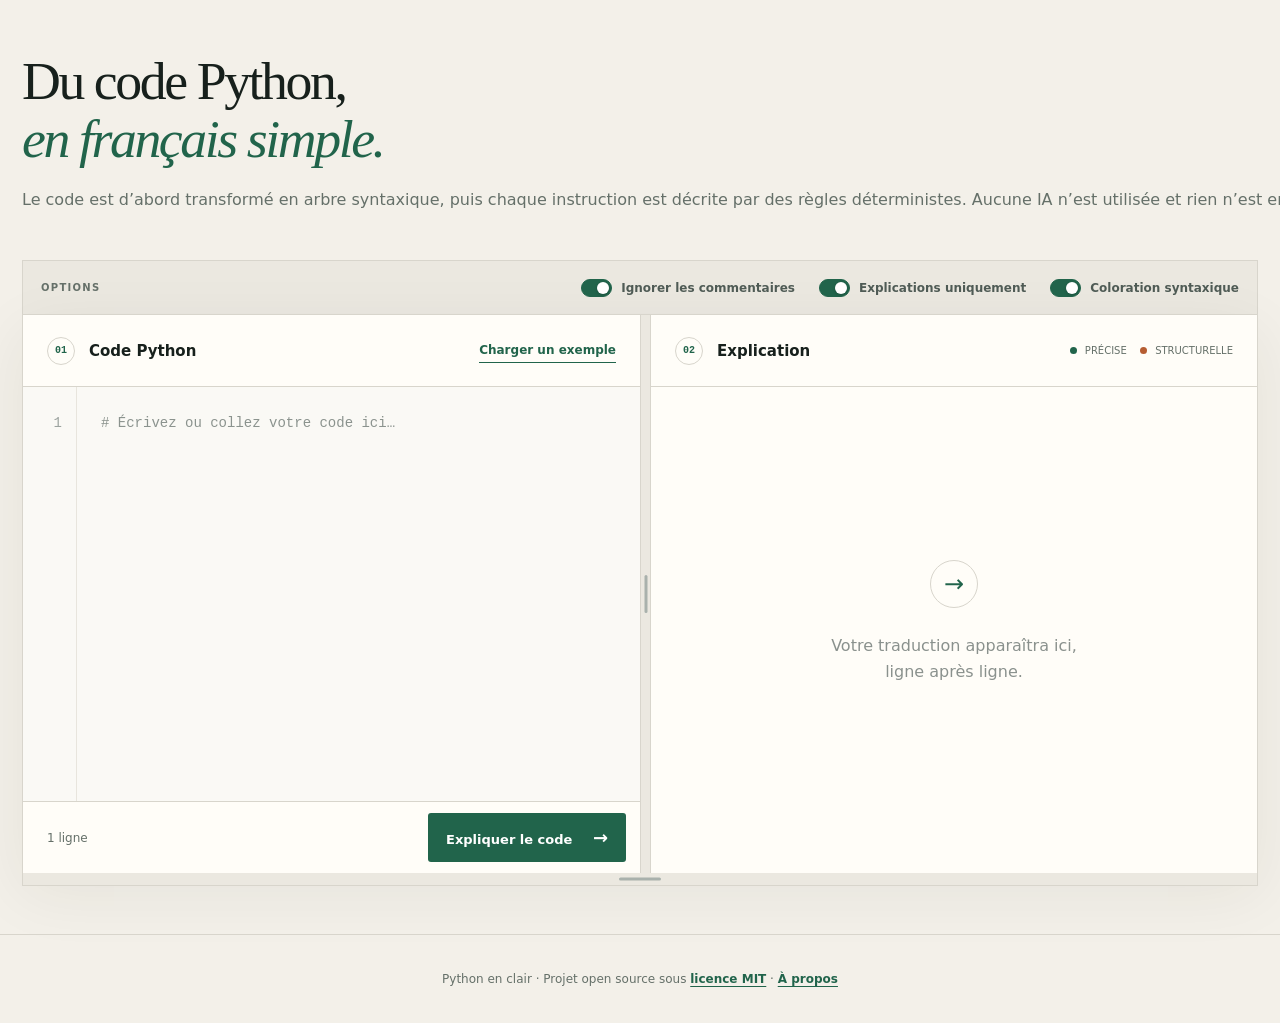
<file: index.html>
<!doctype html>
<html lang="fr">
<head>
  <meta charset="utf-8">
  <meta name="viewport" content="width=device-width, initial-scale=1">
  <meta name="description" content="Traducteur pédagogique et déterministe de code Python en français.">
  <title>Python en clair</title>
  <link rel="stylesheet" href="styles.css?v=20260812-v4-5">
</head>
<body>
  <main>
    <section class="intro">
      <h1>Du code Python,<br><em>en français simple.</em></h1>
      <p class="subtitle">Le code est d’abord transformé en arbre syntaxique, puis chaque instruction est décrite par des règles déterministes. Aucune IA n’est utilisée et rien n’est envoyé sur Internet.</p>
    </section>

    <div class="settings-bar" aria-label="Options d’affichage">
      <span class="settings-title">Options</span>
      <label class="toggle-option">
        <input id="ignoreComments" type="checkbox" checked>
        <span class="toggle" aria-hidden="true"></span>
        <span>Ignorer les commentaires</span>
      </label>
      <label class="toggle-option">
        <input id="explanationsOnly" type="checkbox" checked>
        <span class="toggle" aria-hidden="true"></span>
        <span>Explications uniquement</span>
      </label>
      <label class="toggle-option">
        <input id="syntaxColoring" type="checkbox" checked>
        <span class="toggle" aria-hidden="true"></span>
        <span>Coloration syntaxique</span>
      </label>
    </div>

    <section id="workspace" class="workspace" aria-label="Traducteur Python">
      <div class="panel editor-panel">
        <div class="panel-head">
          <div>
            <span class="step">01</span>
            <h2>Code Python</h2>
          </div>
          <button id="exampleBtn" class="text-btn" type="button">Charger un exemple</button>
        </div>
        <div class="editor-wrap">
          <pre id="lineNumbers" aria-hidden="true">1</pre>
          <pre id="codeHighlight" class="code-highlight" aria-hidden="true"></pre>
          <textarea id="codeInput" wrap="off" spellcheck="false" aria-label="Code Python à expliquer" placeholder="# Écrivez ou collez votre code ici…"></textarea>
        </div>
        <div class="editor-footer">
          <span id="lineCount">1 ligne</span>
          <button id="analyzeBtn" class="primary-btn" type="button">Expliquer le code <span>→</span></button>
        </div>
      </div>

      <div id="panelDivider" class="panel-divider" role="separator" aria-label="Redimensionner les panneaux" aria-orientation="vertical" aria-valuemin="25" aria-valuemax="75" aria-valuenow="50" tabindex="0"><span aria-hidden="true"></span></div>

      <div class="panel result-panel">
        <div class="panel-head">
          <div>
            <span class="step">02</span>
            <h2>Explication</h2>
          </div>
          <div class="legend"><span class="dot exact"></span> précise <span class="dot generic"></span> structurelle</div>
        </div>
        <div id="results" class="results" aria-live="polite">
          <div class="empty-state">
            <div class="empty-mark">→</div>
            <p>Votre traduction apparaîtra ici,<br>ligne après ligne.</p>
          </div>
        </div>
        <div id="analysisSummary" class="analysis-summary" aria-live="polite" hidden></div>
      </div>
    </section>
    <div id="heightDivider" class="height-divider" role="separator" aria-label="Redimensionner la hauteur des panneaux" aria-orientation="horizontal" aria-valuemin="360" aria-valuemax="1200" aria-valuenow="560" tabindex="0"><span aria-hidden="true"></span></div>

  </main>

  <footer>
    <p>Python en clair · Projet open source sous <a href="licence.html">licence MIT</a> · <a href="a-propos.html">À propos</a></p>
  </footer>
  <script src="parser.bundle.js?v=20260811"></script>
  <script src="traductions/traductions-data.js?v=20260812-v4-8"></script>
  <script src="traductions/traductions.numpy-data.js?v=20260812-audit500"></script>
  <script src="traductions/traductions.matplotlib-data.js?v=20260811"></script>
  <script src="traductions/traductions.pandas-data.js?v=20260812-audit500"></script>
  <script src="traductions/traductions.scipy-data.js?v=20260812-audit500"></script>
  <script src="traductions/traductions.seaborn-data.js?v=20260811"></script>
  <script src="traductions/traductions.sklearn-data.js?v=20260812-audit500"></script>
  <script src="traductions/traductions.requests-data.js?v=20260811"></script>
  <script src="traductions/traductions.statsmodels-data.js?v=20260811"></script>
  <script src="traductions/traductions.plotly-data.js?v=20260811"></script>
  <script src="traductions/traductions.pillow-data.js?v=20260812"></script>
  <script src="regles-semantiques.js?v=20260812"></script>
  <script src="app.js?v=20260812-v4-14"></script>
</body>
</html>
</file>
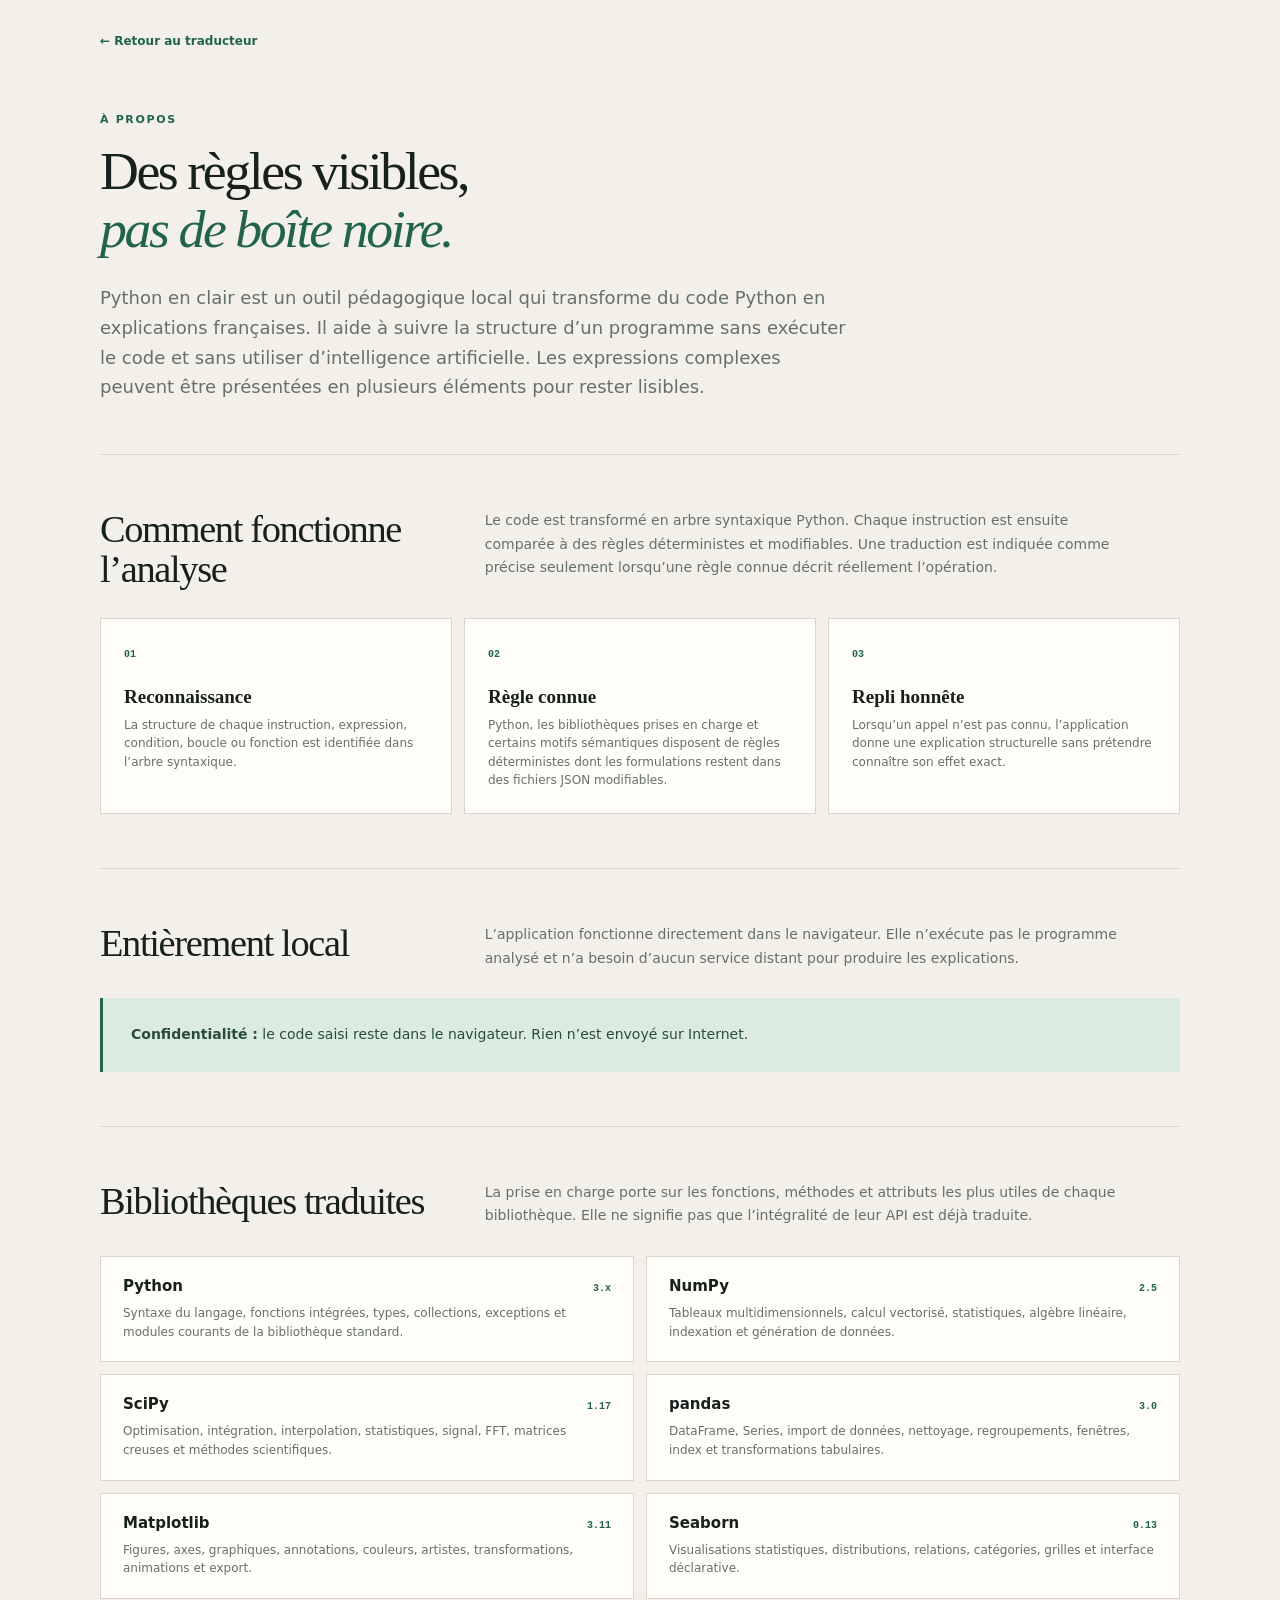
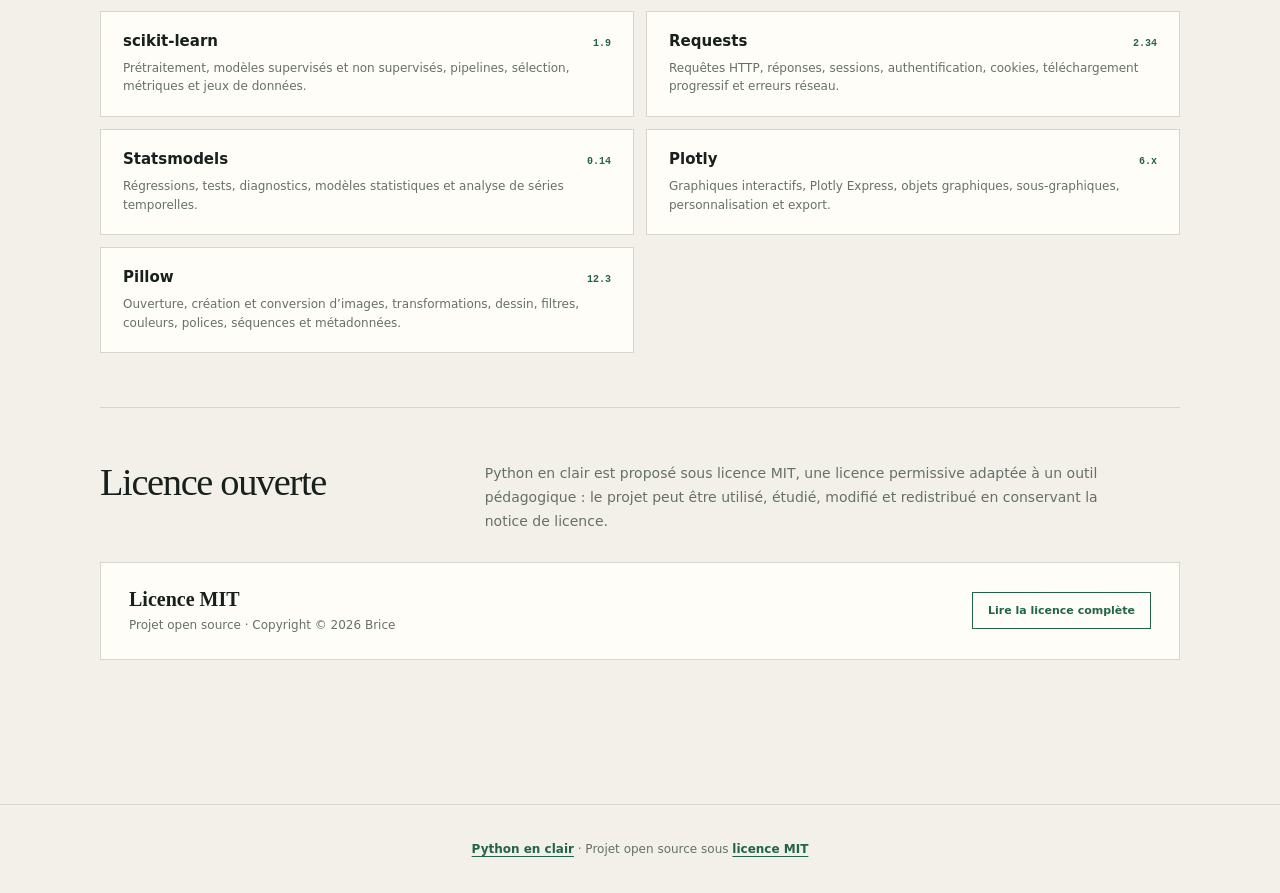
<file: a-propos.html>
<!doctype html>
<html lang="fr">
<head>
  <meta charset="utf-8">
  <meta name="viewport" content="width=device-width, initial-scale=1">
  <meta name="description" content="Méthode, confidentialité et bibliothèques prises en charge par Python en clair.">
  <title>À propos · Python en clair</title>
  <link rel="stylesheet" href="styles.css?v=20260811-5">
</head>
<body>
  <main class="about-main">
    <nav class="about-top" aria-label="Navigation principale">
      <a class="back-link" href="index.html">← Retour au traducteur</a>
    </nav>

    <header class="about-hero">
      <p class="eyebrow">À propos</p>
      <h1>Des règles visibles,<br><em>pas de boîte noire.</em></h1>
      <p class="about-lead">Python en clair est un outil pédagogique local qui transforme du code Python en explications françaises. Il aide à suivre la structure d’un programme sans exécuter le code et sans utiliser d’intelligence artificielle. Les expressions complexes peuvent être présentées en plusieurs éléments pour rester lisibles.</p>
    </header>

    <section class="about-section" aria-labelledby="method-title">
      <div class="about-section-head">
        <h2 id="method-title">Comment fonctionne l’analyse</h2>
        <p>Le code est transformé en arbre syntaxique Python. Chaque instruction est ensuite comparée à des règles déterministes et modifiables. Une traduction est indiquée comme précise seulement lorsqu’une règle connue décrit réellement l’opération.</p>
      </div>
      <div class="method-grid">
        <article class="method-card">
          <span class="method-number">01</span>
          <h3>Reconnaissance</h3>
          <p>La structure de chaque instruction, expression, condition, boucle ou fonction est identifiée dans l’arbre syntaxique.</p>
        </article>
        <article class="method-card">
          <span class="method-number">02</span>
          <h3>Règle connue</h3>
          <p>Python, les bibliothèques prises en charge et certains motifs sémantiques disposent de règles déterministes dont les formulations restent dans des fichiers JSON modifiables.</p>
        </article>
        <article class="method-card">
          <span class="method-number">03</span>
          <h3>Repli honnête</h3>
          <p>Lorsqu’un appel n’est pas connu, l’application donne une explication structurelle sans prétendre connaître son effet exact.</p>
        </article>
      </div>
    </section>

    <section class="about-section" aria-labelledby="privacy-title">
      <div class="about-section-head">
        <h2 id="privacy-title">Entièrement local</h2>
        <p>L’application fonctionne directement dans le navigateur. Elle n’exécute pas le programme analysé et n’a besoin d’aucun service distant pour produire les explications.</p>
      </div>
      <div class="privacy-note"><strong>Confidentialité :</strong> le code saisi reste dans le navigateur. Rien n’est envoyé sur Internet.</div>
    </section>

    <section class="about-section" aria-labelledby="libraries-title">
      <div class="about-section-head">
        <h2 id="libraries-title">Bibliothèques traduites</h2>
        <p>La prise en charge porte sur les fonctions, méthodes et attributs les plus utiles de chaque bibliothèque. Elle ne signifie pas que l’intégralité de leur API est déjà traduite.</p>
      </div>
      <div class="library-grid">
        <article class="library-card"><div class="library-card-head"><h3>Python</h3><span class="library-version">3.x</span></div><p>Syntaxe du langage, fonctions intégrées, types, collections, exceptions et modules courants de la bibliothèque standard.</p></article>
        <article class="library-card"><div class="library-card-head"><h3>NumPy</h3><span class="library-version">2.5</span></div><p>Tableaux multidimensionnels, calcul vectorisé, statistiques, algèbre linéaire, indexation et génération de données.</p></article>
        <article class="library-card"><div class="library-card-head"><h3>SciPy</h3><span class="library-version">1.17</span></div><p>Optimisation, intégration, interpolation, statistiques, signal, FFT, matrices creuses et méthodes scientifiques.</p></article>
        <article class="library-card"><div class="library-card-head"><h3>pandas</h3><span class="library-version">3.0</span></div><p>DataFrame, Series, import de données, nettoyage, regroupements, fenêtres, index et transformations tabulaires.</p></article>
        <article class="library-card"><div class="library-card-head"><h3>Matplotlib</h3><span class="library-version">3.11</span></div><p>Figures, axes, graphiques, annotations, couleurs, artistes, transformations, animations et export.</p></article>
        <article class="library-card"><div class="library-card-head"><h3>Seaborn</h3><span class="library-version">0.13</span></div><p>Visualisations statistiques, distributions, relations, catégories, grilles et interface déclarative.</p></article>
        <article class="library-card"><div class="library-card-head"><h3>scikit-learn</h3><span class="library-version">1.9</span></div><p>Prétraitement, modèles supervisés et non supervisés, pipelines, sélection, métriques et jeux de données.</p></article>
        <article class="library-card"><div class="library-card-head"><h3>Requests</h3><span class="library-version">2.34</span></div><p>Requêtes HTTP, réponses, sessions, authentification, cookies, téléchargement progressif et erreurs réseau.</p></article>
        <article class="library-card"><div class="library-card-head"><h3>Statsmodels</h3><span class="library-version">0.14</span></div><p>Régressions, tests, diagnostics, modèles statistiques et analyse de séries temporelles.</p></article>
        <article class="library-card"><div class="library-card-head"><h3>Plotly</h3><span class="library-version">6.x</span></div><p>Graphiques interactifs, Plotly Express, objets graphiques, sous-graphiques, personnalisation et export.</p></article>
        <article class="library-card"><div class="library-card-head"><h3>Pillow</h3><span class="library-version">12.3</span></div><p>Ouverture, création et conversion d’images, transformations, dessin, filtres, couleurs, polices, séquences et métadonnées.</p></article>
      </div>
    </section>

    <section class="about-section" aria-labelledby="license-title">
      <div class="about-section-head">
        <h2 id="license-title">Licence ouverte</h2>
        <p>Python en clair est proposé sous licence MIT, une licence permissive adaptée à un outil pédagogique : le projet peut être utilisé, étudié, modifié et redistribué en conservant la notice de licence.</p>
      </div>
      <div class="license-box">
        <div><strong>Licence MIT</strong><p>Projet open source · Copyright © 2026 Brice</p></div>
        <a href="licence.html">Lire la licence complète</a>
      </div>
    </section>
  </main>

  <footer>
    <p><a href="index.html">Python en clair</a> · Projet open source sous <a href="licence.html">licence MIT</a></p>
  </footer>
</body>
</html>
</file>
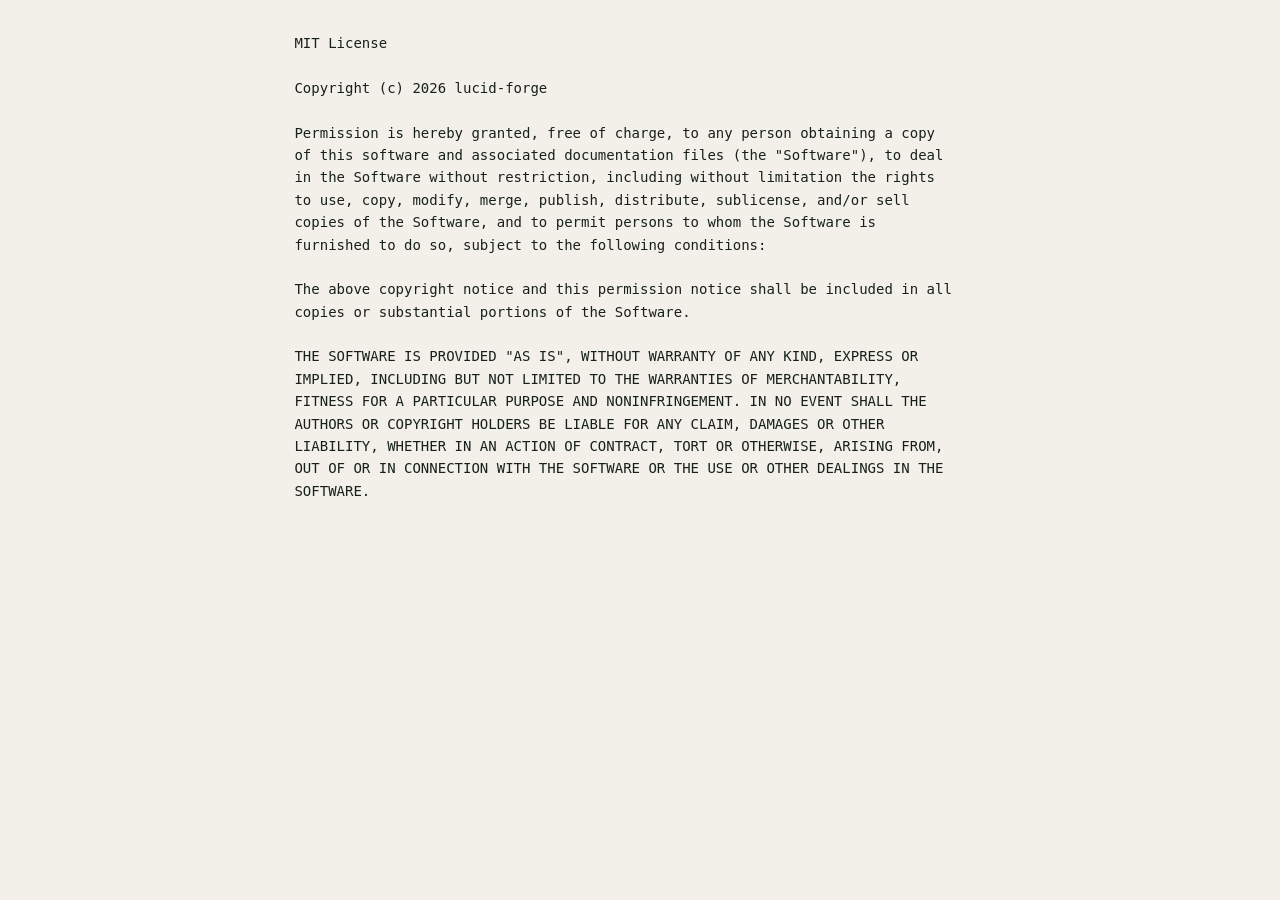
<file: licence.html>
<!doctype html>
<html lang="fr">
<head>
  <meta charset="utf-8">
  <meta name="viewport" content="width=device-width, initial-scale=1">
  <title>Licence MIT · Python en clair</title>
  <style>
    body { margin: 0; padding: 32px; background: #f3f0e9; color: #17201c; }
    pre { max-width: 82ch; margin: 0 auto; overflow-wrap: break-word; white-space: pre-wrap; font: 14px/1.6 ui-monospace, "Cascadia Code", Consolas, monospace; }
  </style>
</head>
<body>
<pre>MIT License

Copyright (c) 2026 lucid-forge

Permission is hereby granted, free of charge, to any person obtaining a copy
of this software and associated documentation files (the "Software"), to deal
in the Software without restriction, including without limitation the rights
to use, copy, modify, merge, publish, distribute, sublicense, and/or sell
copies of the Software, and to permit persons to whom the Software is
furnished to do so, subject to the following conditions:

The above copyright notice and this permission notice shall be included in all
copies or substantial portions of the Software.

THE SOFTWARE IS PROVIDED "AS IS", WITHOUT WARRANTY OF ANY KIND, EXPRESS OR
IMPLIED, INCLUDING BUT NOT LIMITED TO THE WARRANTIES OF MERCHANTABILITY,
FITNESS FOR A PARTICULAR PURPOSE AND NONINFRINGEMENT. IN NO EVENT SHALL THE
AUTHORS OR COPYRIGHT HOLDERS BE LIABLE FOR ANY CLAIM, DAMAGES OR OTHER
LIABILITY, WHETHER IN AN ACTION OF CONTRACT, TORT OR OTHERWISE, ARISING FROM,
OUT OF OR IN CONNECTION WITH THE SOFTWARE OR THE USE OR OTHER DEALINGS IN THE
SOFTWARE.</pre>
</body>
</html>
</file>
<file: styles.css>
:root {
  --ink: #17201c;
  --muted: #657069;
  --paper: #f3f0e9;
  --panel: #fffdf8;
  --line: #d8d5cc;
  --green: #21644b;
  --green-soft: #dcebe2;
  --amber: #b65d32;
  --amber-soft: #f7e6d8;
  --blue: #265b77;
  --selection: #65558f;
  --selection-soft: #efecf6;
  --syntax-keyword: #1f6a4e;
  --syntax-variable: #176183;
  --syntax-string: #a34f2b;
  --syntax-number: #6c54a3;
  --syntax-function: #8a6500;
  --syntax-exception: #a33b35;
  --syntax-literal: #8b3d72;
  --syntax-comment: #7a837e;
  --syntax-operator: #58645e;
}

* { box-sizing: border-box; }

body {
  margin: 0;
  color: var(--ink);
  background: var(--paper);
  font-family: Inter, ui-sans-serif, system-ui, -apple-system, BlinkMacSystemFont, "Segoe UI", sans-serif;
}

button, textarea { font: inherit; }
button { color: inherit; }

main { width: min(1380px, calc(100% - 44px)); margin: 0 auto; }

.intro { padding: 52px 0 48px; }
.eyebrow { margin: 0 0 16px; color: var(--green); font-size: 11px; font-weight: 800; letter-spacing: .15em; text-transform: uppercase; }
h1, .how-it-works h2 { margin: 0; font-family: Georgia, "Times New Roman", serif; font-weight: 500; line-height: .98; letter-spacing: -.045em; }
h1 { max-width: none; font-size: clamp(18px, 4.2vw, 60px); line-height: 1.08; white-space: nowrap; }
h1 em { color: var(--green); font-weight: 500; }
.subtitle { max-width: none; margin: 20px 0 0; color: var(--muted); font-size: clamp(11px, 1.25vw, 17px); line-height: 1.5; white-space: nowrap; }

.settings-bar {
  min-height: 54px;
  padding: 10px 18px;
  border: 1px solid var(--line);
  border-bottom: 0;
  display: flex;
  align-items: center;
  gap: 24px;
  background: #ebe8e0;
}
.settings-title { margin-right: auto; color: var(--muted); font-size: 10px; font-weight: 800; letter-spacing: .13em; text-transform: uppercase; }
.toggle-option { display: inline-flex; align-items: center; gap: 9px; color: #4f5b55; cursor: pointer; font-size: 12px; font-weight: 650; user-select: none; }
.toggle-option input { position: absolute; width: 1px; height: 1px; overflow: hidden; opacity: 0; }
.toggle { position: relative; width: 31px; height: 18px; border: 1px solid #aeb5b0; border-radius: 10px; background: #d5d6d1; transition: background .18s, border-color .18s; }
.toggle::after { content: ""; position: absolute; top: 2px; left: 2px; width: 12px; height: 12px; border-radius: 50%; background: white; box-shadow: 0 1px 3px rgba(0, 0, 0, .18); transition: transform .18s; }
.toggle-option input:checked + .toggle { border-color: var(--green); background: var(--green); }
.toggle-option input:checked + .toggle::after { transform: translateX(13px); }
.toggle-option input:focus-visible + .toggle { outline: 2px solid var(--blue); outline-offset: 2px; }

.workspace { --left-pane: 50%; --workspace-height: 560px; height: var(--workspace-height); min-height: 360px; display: grid; grid-template-columns: minmax(260px, var(--left-pane)) 11px minmax(260px, 1fr); border: 1px solid var(--line); background: var(--panel); box-shadow: 0 18px 60px rgba(48, 42, 31, .07); }
.panel { min-width: 0; min-height: 0; display: flex; flex-direction: column; }
.panel-divider { position: relative; z-index: 5; border: 0; border-right: 1px solid var(--line); border-left: 1px solid var(--line); background: #ebe8e0; cursor: col-resize; touch-action: none; outline: none; }
.panel-divider span { position: absolute; top: 50%; left: 50%; width: 3px; height: 38px; border-radius: 2px; background: #a9b1ac; transform: translate(-50%, -50%); transition: background .15s, height .15s; }
.panel-divider:hover span, .panel-divider:focus-visible span, .workspace.resizing .panel-divider span { height: 54px; background: var(--green); }
.panel-divider:focus-visible { box-shadow: inset 0 0 0 2px rgba(33, 100, 75, .24); }
.workspace.resizing, .workspace.resizing * { cursor: col-resize !important; user-select: none !important; }
.height-divider { position: relative; height: 13px; margin-top: -1px; border: 1px solid var(--line); border-top: 0; background: #ebe8e0; cursor: row-resize; touch-action: none; outline: none; }
.height-divider span { position: absolute; top: 50%; left: 50%; width: 42px; height: 3px; border-radius: 2px; background: #a9b1ac; transform: translate(-50%, -50%); transition: width .15s, background .15s; }
.height-divider:hover span, .height-divider:focus-visible span, .height-divider.resizing span { width: 62px; background: var(--green); }
.height-divider:focus-visible { box-shadow: inset 0 0 0 2px rgba(33, 100, 75, .24); }
.workspace.height-resizing, .workspace.height-resizing * { cursor: row-resize !important; user-select: none !important; }
.panel-head { min-height: 72px; padding: 0 24px; border-bottom: 1px solid var(--line); display: flex; align-items: center; justify-content: space-between; gap: 16px; }
.panel-head > div:first-child { display: flex; align-items: center; gap: 14px; }
.panel-head h2 { margin: 0; font-size: 15px; }
.step { display: grid; place-items: center; width: 28px; height: 28px; border: 1px solid var(--line); border-radius: 50%; color: var(--green); font: 700 10px/1 ui-monospace, monospace; }
.text-btn { padding: 5px 0; border: 0; border-bottom: 1px solid currentColor; background: transparent; color: var(--green); cursor: pointer; font-size: 12px; font-weight: 700; }

.editor-wrap { position: relative; isolation: isolate; flex: 1; min-height: 0; display: grid; grid-template-columns: 54px 1fr; overflow: hidden; background: #faf9f5; }
.editor-wrap::after { content: ""; position: absolute; z-index: 0; top: var(--source-highlight-top, 0); right: 0; left: 0; height: var(--source-highlight-height, 24.5px); background: var(--selection-soft); box-shadow: inset 3px 0 0 rgba(101, 85, 143, .58); opacity: 0; pointer-events: none; }
.editor-wrap.has-source-highlight::after { opacity: 1; }
#lineNumbers { position: relative; z-index: 1; margin: 0; padding: 24px 14px 24px 0; border-right: 1px solid #e8e5dd; overflow: hidden; color: #9ca39f; text-align: right; font: 14px/1.75 "Cascadia Code", Consolas, monospace; user-select: none; cursor: pointer; }
.code-highlight, #codeInput { grid-column: 2; grid-row: 1; width: 100%; min-width: 0; min-height: 100%; margin: 0; padding: 24px; font: 14px/1.75 "Cascadia Code", Consolas, monospace; tab-size: 4; white-space: pre; }
.code-highlight { position: relative; z-index: 1; border: 0; overflow: auto; background: transparent; color: #25322c; pointer-events: none; scrollbar-width: none; }
.code-highlight::-webkit-scrollbar { display: none; }
#codeInput { position: relative; z-index: 2; border: 0; outline: 0; resize: none; overflow: auto; background: transparent; color: #25322c; }
.editor-wrap:not(.syntax-enabled) .code-highlight { visibility: hidden; }
.editor-wrap.syntax-enabled #codeInput { color: transparent; caret-color: #25322c; -webkit-text-fill-color: transparent; }
.editor-wrap.syntax-enabled #codeInput::placeholder { color: #8b938e; -webkit-text-fill-color: #8b938e; }
.editor-wrap.syntax-enabled #codeInput::selection { background: rgba(101, 85, 143, .24); color: #25322c; -webkit-text-fill-color: #25322c; }
#codeInput:focus { box-shadow: inset 0 0 0 2px rgba(33, 100, 75, .12); }
.editor-footer { min-height: 67px; padding: 11px 14px 11px 24px; border-top: 1px solid var(--line); display: flex; align-items: center; justify-content: space-between; }
#lineCount { color: var(--muted); font-size: 12px; }
.primary-btn { padding: 14px 18px; border: 0; border-radius: 3px; background: var(--green); color: white; cursor: pointer; font-size: 13px; font-weight: 750; transition: transform .15s, background .15s; }
.primary-btn:hover { background: #174d39; transform: translateY(-1px); }
.primary-btn span { margin-left: 16px; font-size: 18px; }

.legend { color: var(--muted); font-size: 10px; white-space: nowrap; text-transform: uppercase; }
.dot { display: inline-block; width: 7px; height: 7px; margin: 0 5px 0 10px; border-radius: 50%; }
.dot.exact { background: var(--green); }
.dot.generic { background: var(--amber); }
.results { flex: 1; min-height: 0; overflow: auto; background: var(--panel); }
.empty-state { min-height: 100%; display: grid; place-content: center; justify-items: center; color: #8a918d; text-align: center; line-height: 1.6; }
.empty-mark { display: grid; place-items: center; width: 48px; height: 48px; margin-bottom: 9px; border: 1px solid var(--line); border-radius: 50%; color: var(--green); font-size: 24px; }
.translation { --indent-active: var(--indent, 0px); display: grid; grid-template-columns: 48px var(--indent-active) minmax(0, 1fr); border-bottom: 1px solid #e6e2d9; cursor: text; user-select: text; transition: background-color .18s ease, box-shadow .18s ease; }
.translation:hover { background-color: rgba(101, 85, 143, .045); }
.translation:last-child { border-bottom: 0; }
.translation-number { grid-column: 1; display: flex; gap: 6px; align-items: center; justify-content: center; padding-top: 22px; color: #a0a6a2; font: 11px/1 ui-monospace, monospace; }
.translation-body { position: relative; grid-column: 3; min-width: 0; padding: 18px 24px 20px 2px; }
.depth-guides { position: absolute; top: 0; bottom: 0; left: calc(0px - var(--indent-active)); display: flex; width: var(--indent-active); pointer-events: none; }
.depth-guides span { position: relative; flex: 0 0 28px; border-left: 2px solid rgba(33, 100, 75, .3); }
.translation.nested .translation-body::before { content: ""; position: absolute; top: 31px; left: -28px; width: 18px; border-top: 2px solid rgba(33, 100, 75, .3); }
.translation.block { background: linear-gradient(90deg, rgba(33, 100, 75, .07), transparent 48%); }
.translation.block .explanation { font-weight: 400; }
.translation.loop-block { box-shadow: inset 3px 0 0 var(--green); }
.translation.condition-block { box-shadow: inset 3px 0 0 var(--blue); }
.translation.function-block, .translation.class-block { box-shadow: inset 3px 0 0 var(--amber); }
.translation.syntax-error { background: #fff0ed; box-shadow: inset 3px 0 0 #a53e32; }
.translation.syntax-error .explanation { color: #842f28; font-weight: 700; }
.translation.is-source-target { background: var(--selection-soft); box-shadow: inset 3px 0 0 rgba(101, 85, 143, .58); }
.translation.is-source-target .translation-number { color: var(--selection); font-weight: 800; }
.source { margin-bottom: 9px; overflow-x: auto; color: #607069; font: 12px/1.5 "Cascadia Code", Consolas, monospace; white-space: pre; }
.explanation { margin: 0; color: #27332e; font-size: 14px; line-height: 1.55; }
.explanation-structured { margin-top: 2px; }
.explanation-summary { margin: 0 0 5px; }
.explanation-details { display: grid; gap: 3px; margin: 0; padding: 0; list-style: none; }
.explanation-details li { display: grid; grid-template-columns: minmax(110px, .42fr) minmax(0, 1fr); gap: 8px; align-items: baseline; }
.explanation-detail-label { color: #365f50; font-weight: 650; }
.explanation-detail-label::after { content: " :"; }
.explanation-detail-text { min-width: 0; }
.explanation-structured[data-style-kind="print"] .explanation-details { display: flex; flex-wrap: wrap; gap: 5px 8px; align-items: center; }
.explanation-structured[data-style-kind="print"] .explanation-details li { display: inline-flex; grid-template-columns: none; gap: 8px; align-items: center; min-width: 0; }
.explanation-structured[data-style-kind="print"] .explanation-details li:not(:first-child):not([data-item-kind="option"])::before { content: "→"; color: #789087; font-weight: 700; }
.explanation-structured[data-style-kind="print"] .explanation-detail-label:empty { display: none; }
.explanation-structured[data-style-kind="print"] .explanation-detail-label:empty::after { content: none; }
.explanation-structured[data-style-kind="print"] .explanation-details li[data-item-kind="option"] { flex-basis: 100%; padding-top: 2px; }
.structure-keyword { color: #183f33; font-weight: 750; }
.code-term { font-weight: 760; }
.variable-term { position: relative; display: inline-block; color: #176183; cursor: help; font-weight: 760; outline: none; }
.variable-term:focus-visible { border-radius: 2px; box-shadow: 0 0 0 2px rgba(23, 97, 131, .2); }
.library-term { position: relative; display: inline-block; border-bottom: 1px dotted var(--green); color: #18553e; cursor: help; font-weight: 720; outline: none; }
.library-term:focus-visible { border-radius: 2px; box-shadow: 0 0 0 2px rgba(33, 100, 75, .22); }
.literal-term { position: relative; display: inline-block; cursor: help; font-weight: 760; outline: none; }
.literal-term:focus-visible { border-radius: 2px; box-shadow: 0 0 0 2px rgba(108, 84, 163, .2); }
.library-tooltip, .variable-tooltip, .literal-tooltip, .function-tooltip, .exception-tooltip {
  position: absolute;
  z-index: 20;
  top: calc(100% + 8px);
  left: 0;
  display: none;
  width: max-content;
  max-width: min(320px, 70vw);
  padding: 11px 13px;
  border: 1px solid #cbd7d0;
  border-radius: 5px;
  background: #173d30;
  box-shadow: 0 8px 22px rgba(24, 45, 36, .2);
  color: #f7fbf8;
  font-size: 12px;
  font-weight: 450;
  line-height: 1.45;
  white-space: normal;
}
.library-tooltip::before, .variable-tooltip::before, .literal-tooltip::before, .function-tooltip::before, .exception-tooltip::before { content: ""; position: absolute; bottom: 100%; left: 16px; border: 6px solid transparent; border-bottom-color: #173d30; }
.library-tooltip strong, .variable-tooltip strong, .literal-tooltip strong, .function-tooltip strong, .exception-tooltip strong { display: block; margin-bottom: 3px; color: #bfe5d3; font-size: 11px; letter-spacing: .06em; text-transform: uppercase; }
.library-tooltip span, .variable-tooltip span, .literal-tooltip span, .function-tooltip span, .exception-tooltip span { display: block; }
.library-term:hover .library-tooltip, .library-term:focus .library-tooltip, .library-term:focus-within .library-tooltip { display: block; }
.variable-term:hover .variable-tooltip, .variable-term:focus .variable-tooltip, .variable-term:focus-within .variable-tooltip { display: block; }
.literal-term:hover .literal-tooltip, .literal-term:focus .literal-tooltip, .literal-term:focus-within .literal-tooltip { display: block; }
.function-term { position: relative; display: inline-block; cursor: help; font-weight: 760; outline: none; }
.function-term:focus-visible { border-radius: 2px; box-shadow: 0 0 0 2px rgba(125, 74, 30, .2); }
.function-term:hover .function-tooltip, .function-term:focus .function-tooltip, .function-term:focus-within .function-tooltip { display: block; }
.exception-term { position: relative; display: inline-block; cursor: help; font-weight: 760; outline: none; }
.exception-term:hover .exception-tooltip, .exception-term:focus .exception-tooltip, .exception-term:focus-within .exception-tooltip { display: block; }
.syntax-keyword, .results.syntax-enabled .syntax-keyword { color: var(--syntax-keyword); font-weight: 760; }
.syntax-variable, .results.syntax-enabled .syntax-variable { color: var(--syntax-variable); }
.syntax-string, .results.syntax-enabled .syntax-string { color: var(--syntax-string); }
.syntax-number, .results.syntax-enabled .syntax-number { color: var(--syntax-number); font-weight: 760; }
.syntax-function, .results.syntax-enabled .syntax-function { color: var(--syntax-function); font-weight: 700; }
.syntax-exception, .results.syntax-enabled .syntax-exception { color: var(--syntax-exception); font-weight: 740; }
.syntax-literal, .results.syntax-enabled .syntax-literal { color: var(--syntax-literal); font-weight: 700; }
.syntax-comment, .results.syntax-enabled .syntax-comment { color: var(--syntax-comment); font-style: italic; }
.syntax-operator, .results.syntax-enabled .syntax-operator { color: var(--syntax-operator); }
.results:not(.syntax-enabled) .source [class*="syntax-"], .results:not(.syntax-enabled) .explanation [class*="syntax-"] { color: inherit; font-style: inherit; }
.results:not(.syntax-enabled) .explanation .variable-term,
.results:not(.syntax-enabled) .explanation .library-term,
.results:not(.syntax-enabled) .explanation .literal-term,
.results:not(.syntax-enabled) .explanation .function-term,
.results:not(.syntax-enabled) .explanation .exception-term,
.results:not(.syntax-enabled) .explanation .structure-keyword { color: inherit; }
.results:not(.syntax-enabled) .explanation .library-term { border-bottom-color: currentColor; }
.results.syntax-enabled .variable-term { color: var(--syntax-variable); }
.confidence { display: inline-block; flex: 0 0 9px; width: 9px; height: 9px; margin: 0; padding: 0; border-radius: 50%; overflow: hidden; color: transparent; font-size: 0; }
.confidence.exact { background: var(--green); }
.confidence.generic { background: var(--amber); }
.translation.comment .explanation { color: #77817c; font-style: italic; }
.results.compact { padding: 8px 0; }
.results.compact .translation { grid-template-columns: 38px var(--indent-active) minmax(0, 1fr); border-bottom: 0; }
.results.compact .translation-number { padding-top: 10px; }
.results.compact .translation-body { padding: 7px 12px 8px 0; }
.results.compact .translation.nested .translation-body::before { top: 17px; }
.results.compact .source { margin-bottom: 2px; font-size: 11px; line-height: 1.35; }
.results.compact .explanation { display: inline; font-size: 13px; line-height: 1.4; }
.results.compact .explanation-structured { display: block; padding: 3px 0 2px; }
.results.compact .explanation-summary { margin-bottom: 4px; }
.results.compact .explanation-details { gap: 2px; }
.results.explanations-only .source { display: none; }
.results.explanations-only:not(.compact) .translation-body { padding-top: 22px; }
.analysis-summary {
  min-height: 58px;
  padding: 13px 22px;
  border-top: 1px solid var(--line);
  display: flex;
  align-items: center;
  gap: 18px;
  background: #f4f2ec;
  color: var(--muted);
  font-size: 11px;
}
.analysis-summary[hidden] { display: none; }
.summary-title { margin-right: auto; color: var(--ink); font-size: 10px; font-weight: 800; letter-spacing: .1em; text-transform: uppercase; }
.summary-item { white-space: nowrap; }
.summary-item strong { color: var(--ink); font-size: 14px; }
.summary-item .dot { margin-left: 0; }

.how-it-works { margin: 58px 0 64px; display: grid; grid-template-columns: .6fr 1.4fr; gap: 60px; align-items: start; color: var(--muted); }
.how-it-works .eyebrow { margin-bottom: 10px; font-size: 9px; opacity: .78; }
.how-it-works h2 { color: #53605a; font-size: clamp(23px, 2.4vw, 34px); line-height: 1.05; }
.how-it-works ol { margin: 0; padding: 0; list-style: none; border-top: 1px solid var(--line); }
.how-it-works li { padding: 14px 0; border-bottom: 1px solid var(--line); display: grid; grid-template-columns: 34px 1fr; }
.how-it-works li > span { color: #6e897c; font: 10px/1.5 ui-monospace, monospace; }
.how-it-works strong { color: #46524c; font-family: Georgia, serif; font-size: 15px; font-weight: 600; }
.how-it-works li p { margin: 3px 0 0; color: #79817d; font-size: 12px; line-height: 1.45; }

footer { margin-top: 48px; padding: 25px 22px; border-top: 1px solid var(--line); color: var(--muted); text-align: center; font-size: 12px; }
footer a { color: var(--green); font-weight: 700; text-underline-offset: 3px; }

.about-main { width: min(1080px, calc(100% - 44px)); padding-bottom: 42px; }
.about-top { padding: 30px 0 0; }
.back-link { color: var(--green); font-size: 12px; font-weight: 750; text-decoration: none; }
.back-link:hover { text-decoration: underline; text-underline-offset: 4px; }
.about-hero { padding: 64px 0 52px; border-bottom: 1px solid var(--line); }
.about-hero h1 { white-space: normal; }
.about-lead { max-width: 760px; margin: 25px 0 0; color: var(--muted); font-size: 18px; line-height: 1.65; }
.about-section { padding: 54px 0; border-bottom: 1px solid var(--line); }
.about-section:last-child { border-bottom: 0; }
.about-section-head { display: grid; grid-template-columns: .65fr 1.35fr; gap: 50px; margin-bottom: 28px; }
.about-section h2 { margin: 0; font-family: Georgia, "Times New Roman", serif; font-size: clamp(27px, 3vw, 40px); font-weight: 500; letter-spacing: -.035em; line-height: 1.05; }
.about-section-head p { max-width: 650px; margin: 0; color: var(--muted); font-size: 14px; line-height: 1.7; }
.method-grid { display: grid; grid-template-columns: repeat(3, 1fr); gap: 12px; }
.method-card, .library-card { border: 1px solid var(--line); background: var(--panel); }
.method-card { min-height: 165px; padding: 23px; }
.method-number { color: var(--green); font: 750 10px/1 ui-monospace, monospace; }
.method-card h3 { margin: 25px 0 8px; font-family: Georgia, "Times New Roman", serif; font-size: 19px; font-weight: 600; }
.method-card p { margin: 0; color: var(--muted); font-size: 12px; line-height: 1.55; }
.library-grid { display: grid; grid-template-columns: repeat(2, minmax(0, 1fr)); gap: 12px; }
.library-card { padding: 20px 22px; }
.library-card-head { display: flex; align-items: baseline; justify-content: space-between; gap: 18px; }
.library-card h3 { margin: 0; font-size: 15px; }
.library-version { color: var(--green); font: 700 10px/1 ui-monospace, monospace; white-space: nowrap; }
.library-card p { margin: 9px 0 0; color: var(--muted); font-size: 12px; line-height: 1.55; }
.privacy-note { padding: 25px 28px; border-left: 3px solid var(--green); background: var(--green-soft); color: #294b3d; font-size: 14px; line-height: 1.65; }
.license-box { display: flex; align-items: center; justify-content: space-between; gap: 30px; padding: 25px 28px; border: 1px solid var(--line); background: var(--panel); }
.license-box strong { display: block; margin-bottom: 5px; font-family: Georgia, "Times New Roman", serif; font-size: 20px; }
.license-box p { margin: 0; color: var(--muted); font-size: 12px; line-height: 1.55; }
.license-box a { flex: 0 0 auto; padding: 11px 15px; border: 1px solid var(--green); color: var(--green); font-size: 11px; font-weight: 750; text-decoration: none; }
.license-box a:hover { background: var(--green); color: white; }

@media (max-width: 880px) {
  .intro { padding-top: 48px; }
  .workspace { grid-template-columns: 1fr; }
  .panel-divider { display: none; }
  .height-divider { display: none; }
  .workspace { height: auto; min-height: 0; }
  .editor-panel { border-right: 0; border-bottom: 1px solid var(--line); }
  .how-it-works { grid-template-columns: 1fr; gap: 42px; }
  .about-section-head { grid-template-columns: 1fr; gap: 16px; }
  .method-grid { grid-template-columns: 1fr; }
}

@media (max-width: 520px) {
  main { width: min(100% - 24px, 1380px); }
  .topbar { padding: 0 14px; }
  .status { font-size: 9px; }
  .intro { padding: 40px 0 32px; }
  .subtitle { overflow-x: auto; font-size: 10px; }
  .settings-bar { align-items: flex-start; flex-direction: column; gap: 10px; padding: 14px; }
  .settings-title { margin: 0 0 2px; }
  .analysis-summary { align-items: flex-start; flex-wrap: wrap; gap: 8px 14px; }
  .summary-title { width: 100%; }
  h1 { font-size: 47px; }
  .panel-head { padding: 0 14px; }
  .legend { display: none; }
  .editor-wrap { grid-template-columns: 42px 1fr; }
  .code-highlight, #codeInput { padding: 18px 14px; font-size: 12px; }
  #lineNumbers { padding-top: 18px; font-size: 12px; }
  .editor-footer { padding-left: 14px; }
  .primary-btn span { margin-left: 8px; }
  .translation { --indent-active: var(--indent-mobile, 0px); }
  .depth-guides span { flex-basis: 20px; }
  .translation.nested .translation-body::before { left: -20px; width: 12px; }
  .about-main { width: min(100% - 24px, 1080px); }
  .about-hero { padding: 46px 0 38px; }
  .about-lead { font-size: 15px; }
  .library-grid { grid-template-columns: 1fr; }
  .license-box { align-items: flex-start; flex-direction: column; }
}
</file>
